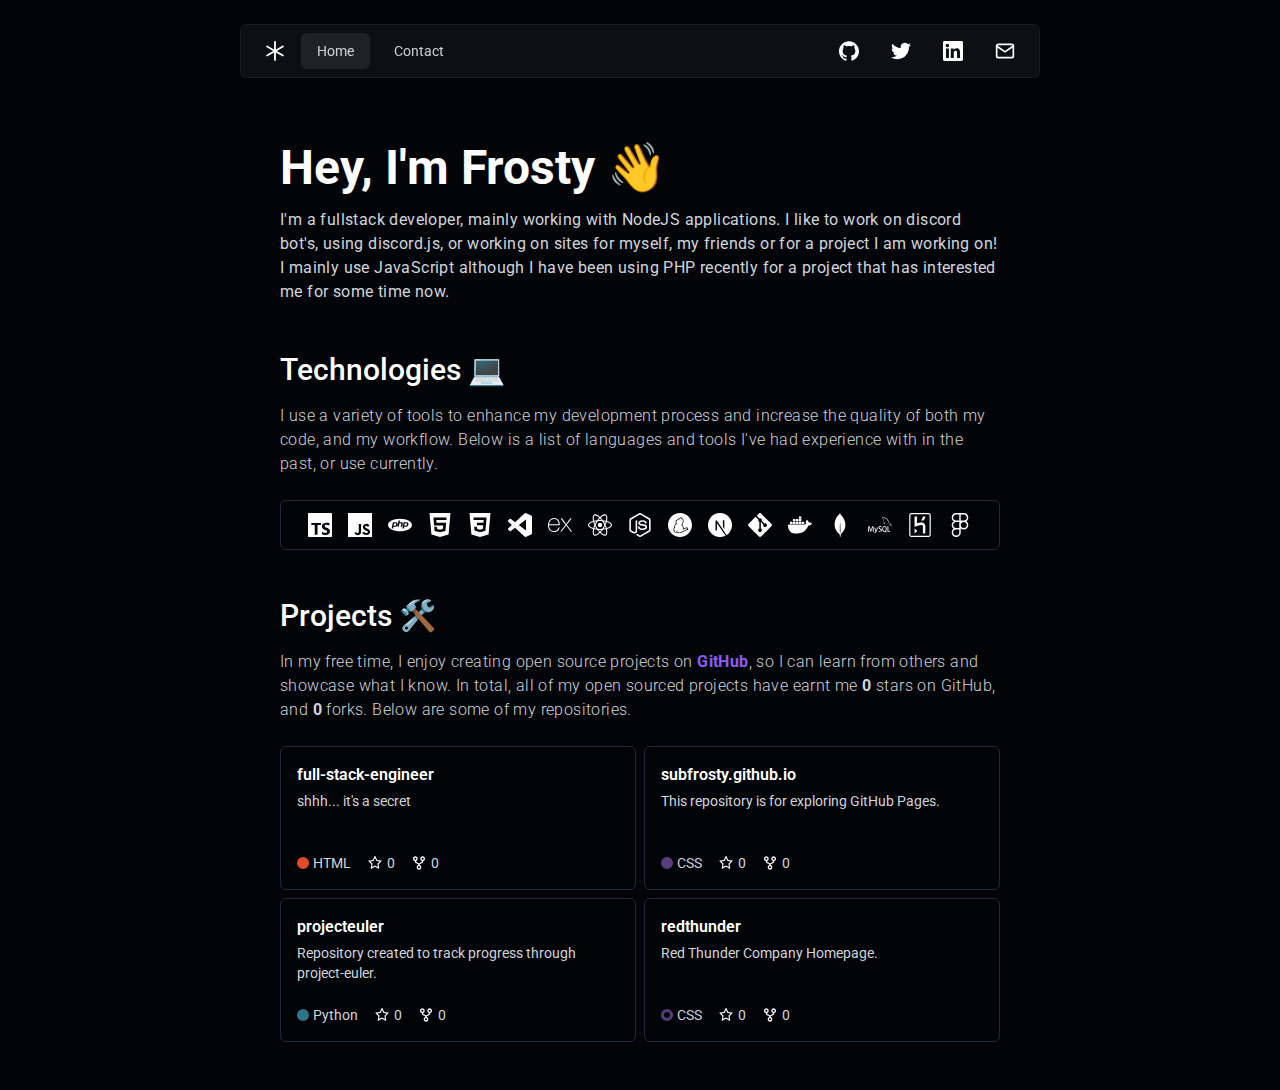
<file: index.html>
<!DOCTYPE html>
<html lang="en">
<head>
    <meta charset="UTF-8">
    <meta http-equiv="X-UA-Compatible" content="IE=edge">
    <meta name="viewport" content="width=device-width, initial-scale=1.0">
    <link rel="stylesheet" href="style.css">
    <title>Subfrosty</title>
</head>
<body>
    <div class="main-container">
        <div class="nav-container">
            <div class="nav-options">
                <div class="snowflake-container not-active-hover">
                    <svg class="snowflake" xmlns="http://www.w3.org/2000/svg" fill="white" height="1.25rem" width="1.25rem" viewBox="0 0 330 330">
                        <g>
                            <path d="M302.403,227.01L194.999,165l107.404-62.01c7.174-4.142,9.632-13.316,5.49-20.49  c-4.142-7.174-13.316-9.633-20.49-5.49l-107.408,62.012V15c0-8.284-6.716-15-15-15s-15,6.716-15,15v124.017L42.597,77.01  c-7.175-4.144-16.349-1.685-20.49,5.49c-4.142,7.174-1.684,16.348,5.49,20.49L135.001,165L27.597,227.01  c-7.174,4.142-9.632,13.316-5.49,20.49c2.778,4.813,7.82,7.502,13.004,7.502c2.545,0,5.124-0.648,7.486-2.012l107.398-62.007V315  c0,8.284,6.716,15,15,15s15-6.716,15-15V190.978l107.408,62.012c2.362,1.364,4.941,2.012,7.486,2.012  c5.184,0,10.227-2.69,13.004-7.502C312.036,240.326,309.578,231.152,302.403,227.01z"></path>
                        </g>
                    </svg>
                </div>
                <a href="#" class="nav-active s-option ">Home</a>
                <a href="contact.html" class="s-option not-active-hover">Contact</a>
            </div>
            <div class="nav-socials">
                <div class="s-icon-container not-active-hover" style="display: inline;">
                    <a target="_blank" rel="noreferrer" href="https://github.com/subfrosty">
                        <svg class="social-icon" stroke="white" fill="white" stroke-width="0" role="img" viewBox="0 0 24 24"  height="1em" width="1em" xmlns="http://www.w3.org/2000/svg">
                            <title></title>
                            <path d="M12 .297c-6.63 0-12 5.373-12 12 0 5.303 3.438 9.8 8.205 11.385.6.113.82-.258.82-.577 0-.285-.01-1.04-.015-2.04-3.338.724-4.042-1.61-4.042-1.61C4.422 18.07 3.633 17.7 3.633 17.7c-1.087-.744.084-.729.084-.729 1.205.084 1.838 1.236 1.838 1.236 1.07 1.835 2.809 1.305 3.495.998.108-.776.417-1.305.76-1.605-2.665-.3-5.466-1.332-5.466-5.93 0-1.31.465-2.38 1.235-3.22-.135-.303-.54-1.523.105-3.176 0 0 1.005-.322 3.3 1.23.96-.267 1.98-.399 3-.405 1.02.006 2.04.138 3 .405 2.28-1.552 3.285-1.23 3.285-1.23.645 1.653.24 2.873.12 3.176.765.84 1.23 1.91 1.23 3.22 0 4.61-2.805 5.625-5.475 5.92.42.36.81 1.096.81 2.22 0 1.606-.015 2.896-.015 3.286 0 .315.21.69.825.57C20.565 22.092 24 17.592 24 12.297c0-6.627-5.373-12-12-12"></path>
                        </svg>
                    </a>
                </div>

                <div class="s-icon-container not-active-hover" style="display: inline;">
                    <a target="_blank" rel="noreferrer" href="https://github.com/subfrosty">
                        <svg class="social-icon" stroke="white" fill="white" stroke-width="0" role="img" viewBox="0 0 24 24"  height="1em" width="1em" xmlns="http://www.w3.org/2000/svg">
                            <title></title>
                            <path d="M23.953 4.57a10 10 0 01-2.825.775 4.958 4.958 0 002.163-2.723c-.951.555-2.005.959-3.127 1.184a4.92 4.92 0 00-8.384 4.482C7.69 8.095 4.067 6.13 1.64 3.162a4.822 4.822 0 00-.666 2.475c0 1.71.87 3.213 2.188 4.096a4.904 4.904 0 01-2.228-.616v.06a4.923 4.923 0 003.946 4.827 4.996 4.996 0 01-2.212.085 4.936 4.936 0 004.604 3.417 9.867 9.867 0 01-6.102 2.105c-.39 0-.779-.023-1.17-.067a13.995 13.995 0 007.557 2.209c9.053 0 13.998-7.496 13.998-13.985 0-.21 0-.42-.015-.63A9.935 9.935 0 0024 4.59z"></path>
                        </svg>
                    </a>
                </div>

                <div class="s-icon-container not-active-hover" style="display: inline;">
                    <a target="_blank" rel="noreferrer" href="https://github.com/subfrosty">
                        <svg class="social-icon" stroke="white" fill="white" stroke-width="0" role="img" viewBox="0 0 24 24"  height="1em" width="1em" xmlns="http://www.w3.org/2000/svg">
                            <title></title>
                            <path d="M20.447 20.452h-3.554v-5.569c0-1.328-.027-3.037-1.852-3.037-1.853 0-2.136 1.445-2.136 2.939v5.667H9.351V9h3.414v1.561h.046c.477-.9 1.637-1.85 3.37-1.85 3.601 0 4.267 2.37 4.267 5.455v6.286zM5.337 7.433c-1.144 0-2.063-.926-2.063-2.065 0-1.138.92-2.063 2.063-2.063 1.14 0 2.064.925 2.064 2.063 0 1.139-.925 2.065-2.064 2.065zm1.782 13.019H3.555V9h3.564v11.452zM22.225 0H1.771C.792 0 0 .774 0 1.729v20.542C0 23.227.792 24 1.771 24h20.451C23.2 24 24 23.227 24 22.271V1.729C24 .774 23.2 0 22.222 0h.003z"></path>
                        </svg>
                    </a>
                </div>

                <div class="s-icon-container not-active-hover" style="display: inline;">
                    <a target="_blank" rel="noreferrer" href="https://github.com/subfrosty">
                        <svg class="social-icon" stroke="white" fill="none" stroke-width="2" viewBox="0 0 24 24" stroke-linecap="round" stroke-linejoin="round"  height="1em" width="1em" xmlns="http://www.w3.org/2000/svg">
                            <path d="M4 4h16c1.1 0 2 .9 2 2v12c0 1.1-.9 2-2 2H4c-1.1 0-2-.9-2-2V6c0-1.1.9-2 2-2z"></path>
                            <polyline points="22,6 12,13 2,6"></polyline>
                        </svg>
                    </a>
                </div>
            </div>
        </div>

        <div class="body-container">
            <div class="innerbody-container">
                <h1 class="header-title">Hey, I'm Frosty 👋</h1>
                <p class="intro-para">I'm a fullstack developer, mainly working with NodeJS applications. I like to work on discord bot's, using discord.js, or working on sites for myself, my friends or for a project I am working on! I mainly use JavaScript although I have been using PHP recently for a project that has interested me for some time now.</p>

                <h2 class="subsection-headings">Technologies 💻</h2>
                <p class="subsection-text">I use a variety of tools to enhance my development process and increase the quality of both my code, and my workflow. Below is a list of languages and tools I've had experience with in the past, or use currently.</p>

                <div class="skill-grid">
                    <li class="skill-container"><div class="" style="display: inline;"  data-original-title="TypeScript"><span><svg stroke="white" fill="white" stroke-width="0" role="img" viewBox="0 0 24 24" class="skill-icon" height="1em" width="1em" xmlns="http://www.w3.org/2000/svg"><title></title><path d="M1.125 0C.502 0 0 .502 0 1.125v21.75C0 23.498.502 24 1.125 24h21.75c.623 0 1.125-.502 1.125-1.125V1.125C24 .502 23.498 0 22.875 0zm17.363 9.75c.612 0 1.154.037 1.627.111a6.38 6.38 0 0 1 1.306.34v2.458a3.95 3.95 0 0 0-.643-.361 5.093 5.093 0 0 0-.717-.26 5.453 5.453 0 0 0-1.426-.2c-.3 0-.573.028-.819.086a2.1 2.1 0 0 0-.623.242c-.17.104-.3.229-.393.374a.888.888 0 0 0-.14.49c0 .196.053.373.156.529.104.156.252.304.443.444s.423.276.696.41c.273.135.582.274.926.416.47.197.892.407 1.266.628.374.222.695.473.963.753.268.279.472.598.614.957.142.359.214.776.214 1.253 0 .657-.125 1.21-.373 1.656a3.033 3.033 0 0 1-1.012 1.085 4.38 4.38 0 0 1-1.487.596c-.566.12-1.163.18-1.79.18a9.916 9.916 0 0 1-1.84-.164 5.544 5.544 0 0 1-1.512-.493v-2.63a5.033 5.033 0 0 0 3.237 1.2c.333 0 .624-.03.872-.09.249-.06.456-.144.623-.25.166-.108.29-.234.373-.38a1.023 1.023 0 0 0-.074-1.089 2.12 2.12 0 0 0-.537-.5 5.597 5.597 0 0 0-.807-.444 27.72 27.72 0 0 0-1.007-.436c-.918-.383-1.602-.852-2.053-1.405-.45-.553-.676-1.222-.676-2.005 0-.614.123-1.141.369-1.582.246-.441.58-.804 1.004-1.089a4.494 4.494 0 0 1 1.47-.629 7.536 7.536 0 0 1 1.77-.201zm-15.113.188h9.563v2.166H9.506v9.646H6.789v-9.646H3.375z"></path></svg></span></div></li>
                    <li class="skill-container"><div class="" style="display: inline;"  data-original-title="JavaScript"><span><svg stroke="white" fill="white" stroke-width="0" role="img" viewBox="0 0 24 24" class="skill-icon" height="1em" width="1em" xmlns="http://www.w3.org/2000/svg"><title></title><path d="M0 0h24v24H0V0zm22.034 18.276c-.175-1.095-.888-2.015-3.003-2.873-.736-.345-1.554-.585-1.797-1.14-.091-.33-.105-.51-.046-.705.15-.646.915-.84 1.515-.66.39.12.75.42.976.9 1.034-.676 1.034-.676 1.755-1.125-.27-.42-.404-.601-.586-.78-.63-.705-1.469-1.065-2.834-1.034l-.705.089c-.676.165-1.32.525-1.71 1.005-1.14 1.291-.811 3.541.569 4.471 1.365 1.02 3.361 1.244 3.616 2.205.24 1.17-.87 1.545-1.966 1.41-.811-.18-1.26-.586-1.755-1.336l-1.83 1.051c.21.48.45.689.81 1.109 1.74 1.756 6.09 1.666 6.871-1.004.029-.09.24-.705.074-1.65l.046.067zm-8.983-7.245h-2.248c0 1.938-.009 3.864-.009 5.805 0 1.232.063 2.363-.138 2.711-.33.689-1.18.601-1.566.48-.396-.196-.597-.466-.83-.855-.063-.105-.11-.196-.127-.196l-1.825 1.125c.305.63.75 1.172 1.324 1.517.855.51 2.004.675 3.207.405.783-.226 1.458-.691 1.811-1.411.51-.93.402-2.07.397-3.346.012-2.054 0-4.109 0-6.179l.004-.056z"></path></svg></span></div></li>
                    <li class="skill-container"><div class="" style="display: inline;"  data-original-title="PHP"><span><svg stroke="white" fill="white" stroke-width="0" role="img" viewBox="0 0 24 24" class="skill-icon" height="1em" width="1em" xmlns="http://www.w3.org/2000/svg"><title></title><path d="M7.01 10.207h-.944l-.515 2.648h.838c.556 0 .97-.105 1.242-.314.272-.21.455-.559.55-1.049.092-.47.05-.802-.124-.995-.175-.193-.523-.29-1.047-.29zM12 5.688C5.373 5.688 0 8.514 0 12s5.373 6.313 12 6.313S24 15.486 24 12c0-3.486-5.373-6.312-12-6.312zm-3.26 7.451c-.261.25-.575.438-.917.551-.336.108-.765.164-1.285.164H5.357l-.327 1.681H3.652l1.23-6.326h2.65c.797 0 1.378.209 1.744.628.366.418.476 1.002.33 1.752a2.836 2.836 0 0 1-.305.847c-.143.255-.33.49-.561.703zm4.024.715l.543-2.799c.063-.318.039-.536-.068-.651-.107-.116-.336-.174-.687-.174H11.46l-.704 3.625H9.388l1.23-6.327h1.367l-.327 1.682h1.218c.767 0 1.295.134 1.586.401s.378.7.263 1.299l-.572 2.944h-1.389zm7.597-2.265a2.782 2.782 0 0 1-.305.847c-.143.255-.33.49-.561.703a2.44 2.44 0 0 1-.917.551c-.336.108-.765.164-1.286.164h-1.18l-.327 1.682h-1.378l1.23-6.326h2.649c.797 0 1.378.209 1.744.628.366.417.477 1.001.331 1.751zM17.766 10.207h-.943l-.516 2.648h.838c.557 0 .971-.105 1.242-.314.272-.21.455-.559.551-1.049.092-.47.049-.802-.125-.995s-.524-.29-1.047-.29z"></path></svg></span></div></li>
                    <li class="skill-container"><div class="" style="display: inline;"  data-original-title="HTML5"><span><svg stroke="white" fill="white" stroke-width="0" role="img" viewBox="0 0 24 24" class="skill-icon" height="1em" width="1em" xmlns="http://www.w3.org/2000/svg"><title></title><path d="M1.5 0h21l-1.91 21.563L11.977 24l-8.564-2.438L1.5 0zm7.031 9.75l-.232-2.718 10.059.003.23-2.622L5.412 4.41l.698 8.01h9.126l-.326 3.426-2.91.804-2.955-.81-.188-2.11H6.248l.33 4.171L12 19.351l5.379-1.443.744-8.157H8.531z"></path></svg></span></div></li>
                    <li class="skill-container"><div class="" style="display: inline;"  data-original-title="CSS3"><span><svg stroke="white" fill="white" stroke-width="0" role="img" viewBox="0 0 24 24" class="skill-icon" height="1em" width="1em" xmlns="http://www.w3.org/2000/svg"><title></title><path d="M1.5 0h21l-1.91 21.563L11.977 24l-8.565-2.438L1.5 0zm17.09 4.413L5.41 4.41l.213 2.622 10.125.002-.255 2.716h-6.64l.24 2.573h6.182l-.366 3.523-2.91.804-2.956-.81-.188-2.11h-2.61l.29 3.855L12 19.288l5.373-1.53L18.59 4.414z"></path></svg></span></div></li>
                    <li class="skill-container"><div class="" style="display: inline;"  data-original-title="VSCode"><span><svg stroke="white" fill="white" stroke-width="0" role="img" viewBox="0 0 24 24" class="skill-icon" height="1em" width="1em" xmlns="http://www.w3.org/2000/svg"><title></title><path d="M23.15 2.587L18.21.21a1.494 1.494 0 0 0-1.705.29l-9.46 8.63-4.12-3.128a.999.999 0 0 0-1.276.057L.327 7.261A1 1 0 0 0 .326 8.74L3.899 12 .326 15.26a1 1 0 0 0 .001 1.479L1.65 17.94a.999.999 0 0 0 1.276.057l4.12-3.128 9.46 8.63a1.492 1.492 0 0 0 1.704.29l4.942-2.377A1.5 1.5 0 0 0 24 20.06V3.939a1.5 1.5 0 0 0-.85-1.352zm-5.146 14.861L10.826 12l7.178-5.448v10.896z"></path></svg></span></div></li>
                    <li class="skill-container"><div class="" style="display: inline;"  data-original-title="Express"><span><svg stroke="white" fill="white" stroke-width="0" role="img" viewBox="0 0 24 24" class="skill-icon" height="1em" width="1em" xmlns="http://www.w3.org/2000/svg"><title></title><path d="M24 18.588a1.529 1.529 0 01-1.895-.72l-3.45-4.771-.5-.667-4.003 5.444a1.466 1.466 0 01-1.802.708l5.158-6.92-4.798-6.251a1.595 1.595 0 011.9.666l3.576 4.83 3.596-4.81a1.435 1.435 0 011.788-.668L21.708 7.9l-2.522 3.283a.666.666 0 000 .994l4.804 6.412zM.002 11.576l.42-2.075c1.154-4.103 5.858-5.81 9.094-3.27 1.895 1.489 2.368 3.597 2.275 5.973H1.116C.943 16.447 4.005 19.009 7.92 17.7a4.078 4.078 0 002.582-2.876c.207-.666.548-.78 1.174-.588a5.417 5.417 0 01-2.589 3.957 6.272 6.272 0 01-7.306-.933 6.575 6.575 0 01-1.64-3.858c0-.235-.08-.455-.134-.666A88.33 88.33 0 010 11.577zm1.127-.286h9.654c-.06-3.076-2.001-5.258-4.59-5.278-2.882-.04-4.944 2.094-5.071 5.264z"></path></svg></span></div></li>
                    <li class="skill-container"><div class="" style="display: inline;"  data-original-title="React.js"><span><svg stroke="white" fill="white" stroke-width="0" role="img" viewBox="0 0 24 24" class="skill-icon" height="1em" width="1em" xmlns="http://www.w3.org/2000/svg"><title></title><path d="M14.23 12.004a2.236 2.236 0 0 1-2.235 2.236 2.236 2.236 0 0 1-2.236-2.236 2.236 2.236 0 0 1 2.235-2.236 2.236 2.236 0 0 1 2.236 2.236zm2.648-10.69c-1.346 0-3.107.96-4.888 2.622-1.78-1.653-3.542-2.602-4.887-2.602-.41 0-.783.093-1.106.278-1.375.793-1.683 3.264-.973 6.365C1.98 8.917 0 10.42 0 12.004c0 1.59 1.99 3.097 5.043 4.03-.704 3.113-.39 5.588.988 6.38.32.187.69.275 1.102.275 1.345 0 3.107-.96 4.888-2.624 1.78 1.654 3.542 2.603 4.887 2.603.41 0 .783-.09 1.106-.275 1.374-.792 1.683-3.263.973-6.365C22.02 15.096 24 13.59 24 12.004c0-1.59-1.99-3.097-5.043-4.032.704-3.11.39-5.587-.988-6.38-.318-.184-.688-.277-1.092-.278zm-.005 1.09v.006c.225 0 .406.044.558.127.666.382.955 1.835.73 3.704-.054.46-.142.945-.25 1.44-.96-.236-2.006-.417-3.107-.534-.66-.905-1.345-1.727-2.035-2.447 1.592-1.48 3.087-2.292 4.105-2.295zm-9.77.02c1.012 0 2.514.808 4.11 2.28-.686.72-1.37 1.537-2.02 2.442-1.107.117-2.154.298-3.113.538-.112-.49-.195-.964-.254-1.42-.23-1.868.054-3.32.714-3.707.19-.09.4-.127.563-.132zm4.882 3.05c.455.468.91.992 1.36 1.564-.44-.02-.89-.034-1.345-.034-.46 0-.915.01-1.36.034.44-.572.895-1.096 1.345-1.565zM12 8.1c.74 0 1.477.034 2.202.093.406.582.802 1.203 1.183 1.86.372.64.71 1.29 1.018 1.946-.308.655-.646 1.31-1.013 1.95-.38.66-.773 1.288-1.18 1.87-.728.063-1.466.098-2.21.098-.74 0-1.477-.035-2.202-.093-.406-.582-.802-1.204-1.183-1.86-.372-.64-.71-1.29-1.018-1.946.303-.657.646-1.313 1.013-1.954.38-.66.773-1.286 1.18-1.868.728-.064 1.466-.098 2.21-.098zm-3.635.254c-.24.377-.48.763-.704 1.16-.225.39-.435.782-.635 1.174-.265-.656-.49-1.31-.676-1.947.64-.15 1.315-.283 2.015-.386zm7.26 0c.695.103 1.365.23 2.006.387-.18.632-.405 1.282-.66 1.933-.2-.39-.41-.783-.64-1.174-.225-.392-.465-.774-.705-1.146zm3.063.675c.484.15.944.317 1.375.498 1.732.74 2.852 1.708 2.852 2.476-.005.768-1.125 1.74-2.857 2.475-.42.18-.88.342-1.355.493-.28-.958-.646-1.956-1.1-2.98.45-1.017.81-2.01 1.085-2.964zm-13.395.004c.278.96.645 1.957 1.1 2.98-.45 1.017-.812 2.01-1.086 2.964-.484-.15-.944-.318-1.37-.5-1.732-.737-2.852-1.706-2.852-2.474 0-.768 1.12-1.742 2.852-2.476.42-.18.88-.342 1.356-.494zm11.678 4.28c.265.657.49 1.312.676 1.948-.64.157-1.316.29-2.016.39.24-.375.48-.762.705-1.158.225-.39.435-.788.636-1.18zm-9.945.02c.2.392.41.783.64 1.175.23.39.465.772.705 1.143-.695-.102-1.365-.23-2.006-.386.18-.63.406-1.282.66-1.933zM17.92 16.32c.112.493.2.968.254 1.423.23 1.868-.054 3.32-.714 3.708-.147.09-.338.128-.563.128-1.012 0-2.514-.807-4.11-2.28.686-.72 1.37-1.536 2.02-2.44 1.107-.118 2.154-.3 3.113-.54zm-11.83.01c.96.234 2.006.415 3.107.532.66.905 1.345 1.727 2.035 2.446-1.595 1.483-3.092 2.295-4.11 2.295-.22-.005-.406-.05-.553-.132-.666-.38-.955-1.834-.73-3.703.054-.46.142-.944.25-1.438zm4.56.64c.44.02.89.034 1.345.034.46 0 .915-.01 1.36-.034-.44.572-.895 1.095-1.345 1.565-.455-.47-.91-.993-1.36-1.565z"></path></svg></span></div></li>
                    <li class="skill-container"><div class="" style="display: inline;"  data-original-title="Node.js"><span><svg stroke="white" fill="white" stroke-width="0" role="img" viewBox="0 0 24 24" class="skill-icon" height="1em" width="1em" xmlns="http://www.w3.org/2000/svg"><title></title><path d="M11.998,24c-0.321,0-0.641-0.084-0.922-0.247l-2.936-1.737c-0.438-0.245-0.224-0.332-0.08-0.383 c0.585-0.203,0.703-0.25,1.328-0.604c0.065-0.037,0.151-0.023,0.218,0.017l2.256,1.339c0.082,0.045,0.197,0.045,0.272,0l8.795-5.076 c0.082-0.047,0.134-0.141,0.134-0.238V6.921c0-0.099-0.053-0.192-0.137-0.242l-8.791-5.072c-0.081-0.047-0.189-0.047-0.271,0 L3.075,6.68C2.99,6.729,2.936,6.825,2.936,6.921v10.15c0,0.097,0.054,0.189,0.139,0.235l2.409,1.392 c1.307,0.654,2.108-0.116,2.108-0.89V7.787c0-0.142,0.114-0.253,0.256-0.253h1.115c0.139,0,0.255,0.112,0.255,0.253v10.021 c0,1.745-0.95,2.745-2.604,2.745c-0.508,0-0.909,0-2.026-0.551L2.28,18.675c-0.57-0.329-0.922-0.945-0.922-1.604V6.921 c0-0.659,0.353-1.275,0.922-1.603l8.795-5.082c0.557-0.315,1.296-0.315,1.848,0l8.794,5.082c0.57,0.329,0.924,0.944,0.924,1.603 v10.15c0,0.659-0.354,1.273-0.924,1.604l-8.794,5.078C12.643,23.916,12.324,24,11.998,24z M19.099,13.993 c0-1.9-1.284-2.406-3.987-2.763c-2.731-0.361-3.009-0.548-3.009-1.187c0-0.528,0.235-1.233,2.258-1.233 c1.807,0,2.473,0.389,2.747,1.607c0.024,0.115,0.129,0.199,0.247,0.199h1.141c0.071,0,0.138-0.031,0.186-0.081 c0.048-0.054,0.074-0.123,0.067-0.196c-0.177-2.098-1.571-3.076-4.388-3.076c-2.508,0-4.004,1.058-4.004,2.833 c0,1.925,1.488,2.457,3.895,2.695c2.88,0.282,3.103,0.703,3.103,1.269c0,0.983-0.789,1.402-2.642,1.402 c-2.327,0-2.839-0.584-3.011-1.742c-0.02-0.124-0.126-0.215-0.253-0.215h-1.137c-0.141,0-0.254,0.112-0.254,0.253 c0,1.482,0.806,3.248,4.655,3.248C17.501,17.007,19.099,15.91,19.099,13.993z"></path></svg></span></div></li>
                    <li class="skill-container"><div class="" style="display: inline;"  data-original-title="Yarn"><span><svg stroke="white" fill="white" stroke-width="0" role="img" viewBox="0 0 24 24" class="skill-icon" height="1em" width="1em" xmlns="http://www.w3.org/2000/svg"><title></title><path d="M12 0C5.375 0 0 5.375 0 12s5.375 12 12 12 12-5.375 12-12S18.625 0 12 0zm.768 4.105c.183 0 .363.053.525.157.125.083.287.185.755 1.154.31-.088.468-.042.551-.019.204.056.366.19.463.375.477.917.542 2.553.334 3.605-.241 1.232-.755 2.029-1.131 2.576.324.329.778.899 1.117 1.825.278.774.31 1.478.273 2.015a5.51 5.51 0 0 0 .602-.329c.593-.366 1.487-.917 2.553-.931.714-.009 1.269.445 1.353 1.103a1.23 1.23 0 0 1-.945 1.362c-.649.158-.95.278-1.821.843-1.232.797-2.539 1.242-3.012 1.39a1.686 1.686 0 0 1-.704.343c-.737.181-3.266.315-3.466.315h-.046c-.783 0-1.214-.241-1.45-.491-.658.329-1.51.19-2.122-.134a1.078 1.078 0 0 1-.58-1.153 1.243 1.243 0 0 1-.153-.195c-.162-.25-.528-.936-.454-1.946.056-.723.556-1.367.88-1.71a5.522 5.522 0 0 1 .408-2.256c.306-.727.885-1.348 1.32-1.737-.32-.537-.644-1.367-.329-2.21.227-.602.412-.936.82-1.08h-.005c.199-.074.389-.153.486-.259a3.418 3.418 0 0 1 2.298-1.103c.037-.093.079-.185.125-.283.31-.658.639-1.029 1.024-1.168a.94.94 0 0 1 .328-.06zm.006.7c-.507.016-1.001 1.519-1.001 1.519s-1.27-.204-2.266.871c-.199.218-.468.334-.746.44-.079.028-.176.023-.417.672-.371.991.625 2.094.625 2.094s-1.186.839-1.626 1.881c-.486 1.144-.338 2.261-.338 2.261s-.843.732-.899 1.487c-.051.663.139 1.2.343 1.515.227.343.51.176.51.176s-.561.653-.037.931c.477.25 1.283.394 1.71-.037.31-.31.371-1.001.486-1.283.028-.065.12.111.209.199.097.093.264.195.264.195s-.755.324-.445 1.066c.102.246.468.403 1.066.398.222-.005 2.664-.139 3.313-.296.375-.088.505-.283.505-.283s1.566-.431 2.998-1.357c.917-.598 1.293-.76 2.034-.936.612-.148.57-1.098-.241-1.084-.839.009-1.575.44-2.196.825-1.163.718-1.742.672-1.742.672l-.018-.032c-.079-.13.371-1.293-.134-2.678-.547-1.515-1.413-1.881-1.344-1.997.297-.5 1.038-1.297 1.334-2.78.176-.899.13-2.377-.269-3.151-.074-.144-.732.241-.732.241s-.616-1.371-.788-1.483a.271.271 0 0 0-.157-.046z"></path></svg></span></div></li>
                    <li class="skill-container"><div class="" style="display: inline;"  data-original-title="Next.js"><span><svg stroke="white" fill="white" stroke-width="0" role="img" viewBox="0 0 24 24" class="skill-icon" height="1em" width="1em" xmlns="http://www.w3.org/2000/svg"><title></title><path d="M11.5725 0c-.1763 0-.3098.0013-.3584.0067-.0516.0053-.2159.021-.3636.0328-3.4088.3073-6.6017 2.1463-8.624 4.9728C1.1004 6.584.3802 8.3666.1082 10.255c-.0962.659-.108.8537-.108 1.7474s.012 1.0884.108 1.7476c.652 4.506 3.8591 8.2919 8.2087 9.6945.7789.2511 1.6.4223 2.5337.5255.3636.04 1.9354.04 2.299 0 1.6117-.1783 2.9772-.577 4.3237-1.2643.2065-.1056.2464-.1337.2183-.1573-.0188-.0139-.8987-1.1938-1.9543-2.62l-1.919-2.592-2.4047-3.5583c-1.3231-1.9564-2.4117-3.556-2.4211-3.556-.0094-.0026-.0187 1.5787-.0235 3.509-.0067 3.3802-.0093 3.5162-.0516 3.596-.061.115-.108.1618-.2064.2134-.075.0374-.1408.0445-.495.0445h-.406l-.1078-.068a.4383.4383 0 01-.1572-.1712l-.0493-.1056.0053-4.703.0067-4.7054.0726-.0915c.0376-.0493.1174-.1125.1736-.143.0962-.047.1338-.0517.5396-.0517.4787 0 .5584.0187.6827.1547.0353.0377 1.3373 1.9987 2.895 4.3608a10760.433 10760.433 0 004.7344 7.1706l1.9002 2.8782.096-.0633c.8518-.5536 1.7525-1.3418 2.4657-2.1627 1.5179-1.7429 2.4963-3.868 2.8247-6.134.0961-.6591.1078-.854.1078-1.7475 0-.8937-.012-1.0884-.1078-1.7476-.6522-4.506-3.8592-8.2919-8.2087-9.6945-.7672-.2487-1.5836-.42-2.4985-.5232-.169-.0176-1.0835-.0366-1.6123-.037zm4.0685 7.217c.3473 0 .4082.0053.4857.047.1127.0562.204.1642.237.2767.0186.061.0234 1.3653.0186 4.3044l-.0067 4.2175-.7436-1.14-.7461-1.14v-3.066c0-1.982.0093-3.0963.0234-3.1502.0375-.1313.1196-.2346.2323-.2955.0961-.0494.1313-.054.4997-.054z"></path></svg></span></div></li>
                    <li class="skill-container"><div class="" style="display: inline;"  data-original-title="Git"><span><svg stroke="white" fill="white" stroke-width="0" role="img" viewBox="0 0 24 24" class="skill-icon" height="1em" width="1em" xmlns="http://www.w3.org/2000/svg"><title></title><path d="M23.546 10.93L13.067.452c-.604-.603-1.582-.603-2.188 0L8.708 2.627l2.76 2.76c.645-.215 1.379-.07 1.889.441.516.515.658 1.258.438 1.9l2.658 2.66c.645-.223 1.387-.078 1.9.435.721.72.721 1.884 0 2.604-.719.719-1.881.719-2.6 0-.539-.541-.674-1.337-.404-1.996L12.86 8.955v6.525c.176.086.342.203.488.348.713.721.713 1.883 0 2.6-.719.721-1.889.721-2.609 0-.719-.719-.719-1.879 0-2.598.182-.18.387-.316.605-.406V8.835c-.217-.091-.424-.222-.6-.401-.545-.545-.676-1.342-.396-2.009L7.636 3.7.45 10.881c-.6.605-.6 1.584 0 2.189l10.48 10.477c.604.604 1.582.604 2.186 0l10.43-10.43c.605-.603.605-1.582 0-2.187"></path></svg></span></div></li>
                    <li class="skill-container"><div class="" style="display: inline;"  data-original-title="Docker"><span><svg stroke="white" fill="white" stroke-width="0" role="img" viewBox="0 0 24 24" class="skill-icon" height="1em" width="1em" xmlns="http://www.w3.org/2000/svg"><title></title><path d="M13.983 11.078h2.119a.186.186 0 00.186-.185V9.006a.186.186 0 00-.186-.186h-2.119a.185.185 0 00-.185.185v1.888c0 .102.083.185.185.185m-2.954-5.43h2.118a.186.186 0 00.186-.186V3.574a.186.186 0 00-.186-.185h-2.118a.185.185 0 00-.185.185v1.888c0 .102.082.185.185.185m0 2.716h2.118a.187.187 0 00.186-.186V6.29a.186.186 0 00-.186-.185h-2.118a.185.185 0 00-.185.185v1.887c0 .102.082.185.185.186m-2.93 0h2.12a.186.186 0 00.184-.186V6.29a.185.185 0 00-.185-.185H8.1a.185.185 0 00-.185.185v1.887c0 .102.083.185.185.186m-2.964 0h2.119a.186.186 0 00.185-.186V6.29a.185.185 0 00-.185-.185H5.136a.186.186 0 00-.186.185v1.887c0 .102.084.185.186.186m5.893 2.715h2.118a.186.186 0 00.186-.185V9.006a.186.186 0 00-.186-.186h-2.118a.185.185 0 00-.185.185v1.888c0 .102.082.185.185.185m-2.93 0h2.12a.185.185 0 00.184-.185V9.006a.185.185 0 00-.184-.186h-2.12a.185.185 0 00-.184.185v1.888c0 .102.083.185.185.185m-2.964 0h2.119a.185.185 0 00.185-.185V9.006a.185.185 0 00-.184-.186h-2.12a.186.186 0 00-.186.186v1.887c0 .102.084.185.186.185m-2.92 0h2.12a.185.185 0 00.184-.185V9.006a.185.185 0 00-.184-.186h-2.12a.185.185 0 00-.184.185v1.888c0 .102.082.185.185.185M23.763 9.89c-.065-.051-.672-.51-1.954-.51-.338.001-.676.03-1.01.087-.248-1.7-1.653-2.53-1.716-2.566l-.344-.199-.226.327c-.284.438-.49.922-.612 1.43-.23.97-.09 1.882.403 2.661-.595.332-1.55.413-1.744.42H.751a.751.751 0 00-.75.748 11.376 11.376 0 00.692 4.062c.545 1.428 1.355 2.48 2.41 3.124 1.18.723 3.1 1.137 5.275 1.137.983.003 1.963-.086 2.93-.266a12.248 12.248 0 003.823-1.389c.98-.567 1.86-1.288 2.61-2.136 1.252-1.418 1.998-2.997 2.553-4.4h.221c1.372 0 2.215-.549 2.68-1.009.309-.293.55-.65.707-1.046l.098-.288Z"></path></svg></span></div></li>
                    <li class="skill-container"><div class="" style="display: inline;"  data-original-title="MongoDB"><span><svg stroke="white" fill="white" stroke-width="0" role="img" viewBox="0 0 24 24" class="skill-icon" height="1em" width="1em" xmlns="http://www.w3.org/2000/svg"><title></title><path d="M17.193 9.555c-1.264-5.58-4.252-7.414-4.573-8.115-.28-.394-.53-.954-.735-1.44-.036.495-.055.685-.523 1.184-.723.566-4.438 3.682-4.74 10.02-.282 5.912 4.27 9.435 4.888 9.884l.07.05A73.49 73.49 0 0111.91 24h.481c.114-1.032.284-2.056.51-3.07.417-.296.604-.463.85-.693a11.342 11.342 0 003.639-8.464c.01-.814-.103-1.662-.197-2.218zm-5.336 8.195s0-8.291.275-8.29c.213 0 .49 10.695.49 10.695-.381-.045-.765-1.76-.765-2.405z"></path></svg></span></div></li>
                    <li class="skill-container"><div class="" style="display: inline;"  data-original-title="MySQL"><span><svg stroke="white" fill="white" stroke-width="0" role="img" viewBox="0 0 24 24" class="skill-icon" height="1em" width="1em" xmlns="http://www.w3.org/2000/svg"><title></title><path d="M16.405 5.501c-.115 0-.193.014-.274.033v.013h.014c.054.104.146.18.214.273.054.107.1.214.154.32l.014-.015c.094-.066.14-.172.14-.333-.04-.047-.046-.094-.08-.14-.04-.067-.126-.1-.18-.153zM5.77 18.695h-.927a50.854 50.854 0 00-.27-4.41h-.008l-1.41 4.41H2.45l-1.4-4.41h-.01a72.892 72.892 0 00-.195 4.41H0c.055-1.966.192-3.81.41-5.53h1.15l1.335 4.064h.008l1.347-4.064h1.095c.242 2.015.384 3.86.428 5.53zm4.017-4.08c-.378 2.045-.876 3.533-1.492 4.46-.482.716-1.01 1.073-1.583 1.073-.153 0-.34-.046-.566-.138v-.494c.11.017.24.026.386.026.268 0 .483-.075.647-.222.197-.18.295-.382.295-.605 0-.155-.077-.47-.23-.944L6.23 14.615h.91l.727 2.36c.164.536.233.91.205 1.123.4-1.064.678-2.227.835-3.483zm12.325 4.08h-2.63v-5.53h.885v4.85h1.745zm-3.32.135l-1.016-.5c.09-.076.177-.158.255-.25.433-.506.648-1.258.648-2.253 0-1.83-.718-2.746-2.155-2.746-.704 0-1.254.232-1.65.697-.43.508-.646 1.256-.646 2.245 0 .972.19 1.686.574 2.14.35.41.877.615 1.583.615.264 0 .506-.033.725-.098l1.325.772.36-.622zM15.5 17.588c-.225-.36-.337-.94-.337-1.736 0-1.393.424-2.09 1.27-2.09.443 0 .77.167.977.5.224.362.336.936.336 1.723 0 1.404-.424 2.108-1.27 2.108-.445 0-.77-.167-.978-.5zm-1.658-.425c0 .47-.172.856-.516 1.156-.344.3-.803.45-1.384.45-.543 0-1.064-.172-1.573-.515l.237-.476c.438.22.833.328 1.19.328.332 0 .593-.073.783-.22a.754.754 0 00.3-.615c0-.33-.23-.61-.648-.845-.388-.213-1.163-.657-1.163-.657-.422-.307-.632-.636-.632-1.177 0-.45.157-.81.47-1.085.315-.278.72-.415 1.22-.415.512 0 .98.136 1.4.41l-.213.476a2.726 2.726 0 00-1.064-.23c-.283 0-.502.068-.654.206a.685.685 0 00-.248.524c0 .328.234.61.666.85.393.215 1.187.67 1.187.67.433.305.648.63.648 1.168zm9.382-5.852c-.535-.014-.95.04-1.297.188-.1.04-.26.04-.274.167.055.053.063.14.11.214.08.134.218.313.346.407.14.11.28.216.427.31.26.16.555.255.81.416.145.094.293.213.44.313.073.05.12.14.214.172v-.02c-.046-.06-.06-.147-.105-.214-.067-.067-.134-.127-.2-.193a3.223 3.223 0 00-.695-.675c-.214-.146-.682-.35-.77-.595l-.013-.014c.146-.013.32-.066.46-.106.227-.06.435-.047.67-.106.106-.027.213-.06.32-.094v-.06c-.12-.12-.21-.283-.334-.395a8.867 8.867 0 00-1.104-.823c-.21-.134-.476-.22-.697-.334-.08-.04-.214-.06-.26-.127-.12-.146-.19-.34-.275-.514a17.69 17.69 0 01-.547-1.163c-.12-.262-.193-.523-.34-.763-.69-1.137-1.437-1.826-2.586-2.5-.247-.14-.543-.2-.856-.274-.167-.008-.334-.02-.5-.027-.11-.047-.216-.174-.31-.235-.38-.24-1.364-.76-1.644-.072-.18.434.267.862.422 1.082.115.153.26.328.34.5.047.116.06.235.107.356.106.294.207.622.347.897.073.14.153.287.247.413.054.073.146.107.167.227-.094.136-.1.334-.154.5-.24.757-.146 1.693.194 2.25.107.166.362.534.703.393.3-.12.234-.5.32-.835.02-.08.007-.133.048-.187v.015c.094.188.188.367.274.555.206.328.566.668.867.895.16.12.287.328.487.402v-.02h-.015c-.043-.058-.1-.086-.154-.133a3.445 3.445 0 01-.35-.4 8.76 8.76 0 01-.747-1.218c-.11-.21-.202-.436-.29-.643-.04-.08-.04-.2-.107-.24-.1.146-.247.273-.32.453-.127.288-.14.642-.188 1.01-.027.007-.014 0-.027.014-.214-.052-.287-.274-.367-.46-.2-.475-.233-1.238-.06-1.785.047-.14.247-.582.167-.716-.042-.127-.174-.2-.247-.303a2.478 2.478 0 01-.24-.427c-.16-.374-.24-.788-.414-1.162-.08-.173-.22-.354-.334-.513-.127-.18-.267-.307-.368-.52-.033-.073-.08-.194-.027-.274.014-.054.042-.075.094-.09.088-.072.335.022.422.062.247.1.455.194.662.334.094.066.195.193.315.226h.14c.214.047.455.014.655.073.355.114.675.28.962.46a5.953 5.953 0 012.085 2.286c.08.154.115.295.188.455.14.33.313.663.455.982.14.315.275.636.476.897.1.14.502.213.682.286.133.06.34.115.46.188.23.14.454.3.67.454.11.076.443.243.463.378z"></path></svg></span></div></li>
                    <li class="skill-container"><div class="" style="display: inline;"  data-original-title="Heroku"><span><svg stroke="white" fill="white" stroke-width="0" role="img" viewBox="0 0 24 24" class="skill-icon" height="1em" width="1em" xmlns="http://www.w3.org/2000/svg"><title></title><path d="M20.61 0H3.39C2.189 0 1.23.96 1.23 2.16v19.681c0 1.198.959 2.159 2.16 2.159h17.22c1.2 0 2.159-.961 2.159-2.159V2.16C22.77.96 21.811 0 20.61 0zm.96 21.841c0 .539-.421.96-.96.96H3.39c-.54 0-.96-.421-.96-.96V2.16c0-.54.42-.961.96-.961h17.22c.539 0 .96.421.96.961v19.681zM6.63 20.399L9.33 18l-2.7-2.4v4.799zm9.72-9.719c-.479-.48-1.379-1.08-2.879-1.08-1.621 0-3.301.421-4.5.84V3.6h-2.4v10.38l1.68-.78s2.76-1.26 5.16-1.26c1.2 0 1.5.66 1.5 1.26v7.2h2.4v-7.2c.059-.179.059-1.501-.961-2.52zM13.17 7.5h2.4c1.08-1.26 1.62-2.521 1.8-3.9h-2.399c-.241 1.379-.841 2.64-1.801 3.9z"></path></svg></span></div></li>
                    <li class="skill-container"><div class="" style="display: inline;"  data-original-title="Figma"><span><svg stroke="white" fill="white" stroke-width="0" role="img" viewBox="0 0 24 24" class="skill-icon" height="1em" width="1em" xmlns="http://www.w3.org/2000/svg"><title></title><path d="M15.852 8.981h-4.588V0h4.588c2.476 0 4.49 2.014 4.49 4.49s-2.014 4.491-4.49 4.491zM12.735 7.51h3.117c1.665 0 3.019-1.355 3.019-3.019s-1.355-3.019-3.019-3.019h-3.117V7.51zm0 1.471H8.148c-2.476 0-4.49-2.014-4.49-4.49S5.672 0 8.148 0h4.588v8.981zm-4.587-7.51c-1.665 0-3.019 1.355-3.019 3.019s1.354 3.02 3.019 3.02h3.117V1.471H8.148zm4.587 15.019H8.148c-2.476 0-4.49-2.014-4.49-4.49s2.014-4.49 4.49-4.49h4.588v8.98zM8.148 8.981c-1.665 0-3.019 1.355-3.019 3.019s1.355 3.019 3.019 3.019h3.117V8.981H8.148zM8.172 24c-2.489 0-4.515-2.014-4.515-4.49s2.014-4.49 4.49-4.49h4.588v4.441c0 2.503-2.047 4.539-4.563 4.539zm-.024-7.51a3.023 3.023 0 0 0-3.019 3.019c0 1.665 1.365 3.019 3.044 3.019 1.705 0 3.093-1.376 3.093-3.068v-2.97H8.148zm7.704 0h-.098c-2.476 0-4.49-2.014-4.49-4.49s2.014-4.49 4.49-4.49h.098c2.476 0 4.49 2.014 4.49 4.49s-2.014 4.49-4.49 4.49zm-.097-7.509c-1.665 0-3.019 1.355-3.019 3.019s1.355 3.019 3.019 3.019h.098c1.665 0 3.019-1.355 3.019-3.019s-1.355-3.019-3.019-3.019h-.098z"></path></svg></span></div></li>
                </div>

                <h2 class="subsection-headings">Projects 🛠️</h2>
                <p class="subsection-text">In my free time, I enjoy creating open source projects on <a class="github-link">GitHub</a>, so I can learn from others and showcase what I know. In total, all of my open sourced projects have earnt me <span class="bold">0</span> stars on GitHub, and <span class="bold">0</span> forks. Below are some of my repositories.</p>

                <div class="project-grid">
                    <a href="https://github.com/subfrosty" rel="noreferrer" target="_blank">
                        <div class="project-card">
                            <h1 class="project-title">full-stack-engineer</h1>
                            <p class="project-desc">shhh... it's a secret</p>
                            <div class="project-stats">
                                <p class="project-language">
                                    <span class="language-colour" style="background-color: rgb(227, 76, 38); border: 3px solid rgb(227, 76, 38);"></span>
                                    HTML
                                </p>
                                <p class="project-stars">
                                    <svg class="star-icon" stroke="white" fill="white" stroke-width="0" viewBox="0 0 1024 1024"  height="1em" width="1em" xmlns="http://www.w3.org/2000/svg"><path d="M908.1 353.1l-253.9-36.9L540.7 86.1c-3.1-6.3-8.2-11.4-14.5-14.5-15.8-7.8-35-1.3-42.9 14.5L369.8 316.2l-253.9 36.9c-7 1-13.4 4.3-18.3 9.3a32.05 32.05 0 0 0 .6 45.3l183.7 179.1-43.4 252.9a31.95 31.95 0 0 0 46.4 33.7L512 754l227.1 119.4c6.2 3.3 13.4 4.4 20.3 3.2 17.4-3 29.1-19.5 26.1-36.9l-43.4-252.9 183.7-179.1c5-4.9 8.3-11.3 9.3-18.3 2.7-17.5-9.5-33.7-27-36.3zM664.8 561.6l36.1 210.3L512 672.7 323.1 772l36.1-210.3-152.8-149L417.6 382 512 190.7 606.4 382l211.2 30.7-152.8 148.9z"></path></svg>
                                    0
                                </p>
                                <p class="project-forks">
                                    <svg class="star-icon" stroke="white" fill="white" stroke-width="0" viewBox="0 0 24 24"  height="1em" width="1em" xmlns="http://www.w3.org/2000/svg"><path d="M5.559 8.855c.166 1.183.789 3.207 3.087 4.079C11 13.829 11 14.534 11 15v.163c-1.44.434-2.5 1.757-2.5 3.337 0 1.93 1.57 3.5 3.5 3.5s3.5-1.57 3.5-3.5c0-1.58-1.06-2.903-2.5-3.337V15c0-.466 0-1.171 2.354-2.065 2.298-.872 2.921-2.896 3.087-4.079C19.912 8.441 21 7.102 21 5.5 21 3.57 19.43 2 17.5 2S14 3.57 14 5.5c0 1.552 1.022 2.855 2.424 3.313-.146.735-.565 1.791-1.778 2.252-1.192.452-2.053.953-2.646 1.536-.593-.583-1.453-1.084-2.646-1.536-1.213-.461-1.633-1.517-1.778-2.252C8.978 8.355 10 7.052 10 5.5 10 3.57 8.43 2 6.5 2S3 3.57 3 5.5c0 1.602 1.088 2.941 2.559 3.355zM17.5 4c.827 0 1.5.673 1.5 1.5S18.327 7 17.5 7 16 6.327 16 5.5 16.673 4 17.5 4zm-4 14.5c0 .827-.673 1.5-1.5 1.5s-1.5-.673-1.5-1.5.673-1.5 1.5-1.5 1.5.673 1.5 1.5zM6.5 4C7.327 4 8 4.673 8 5.5S7.327 7 6.5 7 5 6.327 5 5.5 5.673 4 6.5 4z"></path></svg>
                                    0
                                </p>
                            </div>
                        </div>
                    </a>
                    <a href="https://github.com/subfrosty/subfrosty.github.io" rel="noreferrer" target="_blank">
                        <div class="project-card">
                            <h1 class="project-title">subfrosty.github.io</h1>
                            <p class="project-desc">This repository is for exploring GitHub Pages.</p>
                            <div class="project-stats">
                                <p class="project-language">
                                    <span class="language-colour" style="background: rgb(86, 61, 124); border: 3px solid rgb(86, 61, 124);"></span>
                                    CSS
                                </p>
                                <p class="project-stars">
                                    <svg class="star-icon" stroke="white" fill="white" stroke-width="0" viewBox="0 0 1024 1024"  height="1em" width="1em" xmlns="http://www.w3.org/2000/svg"><path d="M908.1 353.1l-253.9-36.9L540.7 86.1c-3.1-6.3-8.2-11.4-14.5-14.5-15.8-7.8-35-1.3-42.9 14.5L369.8 316.2l-253.9 36.9c-7 1-13.4 4.3-18.3 9.3a32.05 32.05 0 0 0 .6 45.3l183.7 179.1-43.4 252.9a31.95 31.95 0 0 0 46.4 33.7L512 754l227.1 119.4c6.2 3.3 13.4 4.4 20.3 3.2 17.4-3 29.1-19.5 26.1-36.9l-43.4-252.9 183.7-179.1c5-4.9 8.3-11.3 9.3-18.3 2.7-17.5-9.5-33.7-27-36.3zM664.8 561.6l36.1 210.3L512 672.7 323.1 772l36.1-210.3-152.8-149L417.6 382 512 190.7 606.4 382l211.2 30.7-152.8 148.9z"></path></svg>
                                    0
                                </p>
                                <p class="project-forks">
                                    <svg class="star-icon" stroke="white" fill="white" stroke-width="0" viewBox="0 0 24 24"  height="1em" width="1em" xmlns="http://www.w3.org/2000/svg"><path d="M5.559 8.855c.166 1.183.789 3.207 3.087 4.079C11 13.829 11 14.534 11 15v.163c-1.44.434-2.5 1.757-2.5 3.337 0 1.93 1.57 3.5 3.5 3.5s3.5-1.57 3.5-3.5c0-1.58-1.06-2.903-2.5-3.337V15c0-.466 0-1.171 2.354-2.065 2.298-.872 2.921-2.896 3.087-4.079C19.912 8.441 21 7.102 21 5.5 21 3.57 19.43 2 17.5 2S14 3.57 14 5.5c0 1.552 1.022 2.855 2.424 3.313-.146.735-.565 1.791-1.778 2.252-1.192.452-2.053.953-2.646 1.536-.593-.583-1.453-1.084-2.646-1.536-1.213-.461-1.633-1.517-1.778-2.252C8.978 8.355 10 7.052 10 5.5 10 3.57 8.43 2 6.5 2S3 3.57 3 5.5c0 1.602 1.088 2.941 2.559 3.355zM17.5 4c.827 0 1.5.673 1.5 1.5S18.327 7 17.5 7 16 6.327 16 5.5 16.673 4 17.5 4zm-4 14.5c0 .827-.673 1.5-1.5 1.5s-1.5-.673-1.5-1.5.673-1.5 1.5-1.5 1.5.673 1.5 1.5zM6.5 4C7.327 4 8 4.673 8 5.5S7.327 7 6.5 7 5 6.327 5 5.5 5.673 4 6.5 4z"></path></svg>
                                    0
                                </p>
                            </div>
                        </div>
                    </a>
                    <a href="https://github.com/subfrosty/projecteuler" rel="noreferrer" target="_blank">
                        <div class="project-card">
                            <h1 class="project-title">projecteuler</h1>
                            <p class="project-desc">Repository created to track progress through project-euler. </p>
                            <div class="project-stats">
                                <p class="project-language">
                                    <span class="language-colour" style="background: rgb(43, 116, 137); border: 3px solid rgb(43, 116, 137);"></span>
                                    Python
                                </p>
                                <p class="project-stars">
                                    <svg class="star-icon" stroke="white" fill="white" stroke-width="0" viewBox="0 0 1024 1024"  height="1em" width="1em" xmlns="http://www.w3.org/2000/svg"><path d="M908.1 353.1l-253.9-36.9L540.7 86.1c-3.1-6.3-8.2-11.4-14.5-14.5-15.8-7.8-35-1.3-42.9 14.5L369.8 316.2l-253.9 36.9c-7 1-13.4 4.3-18.3 9.3a32.05 32.05 0 0 0 .6 45.3l183.7 179.1-43.4 252.9a31.95 31.95 0 0 0 46.4 33.7L512 754l227.1 119.4c6.2 3.3 13.4 4.4 20.3 3.2 17.4-3 29.1-19.5 26.1-36.9l-43.4-252.9 183.7-179.1c5-4.9 8.3-11.3 9.3-18.3 2.7-17.5-9.5-33.7-27-36.3zM664.8 561.6l36.1 210.3L512 672.7 323.1 772l36.1-210.3-152.8-149L417.6 382 512 190.7 606.4 382l211.2 30.7-152.8 148.9z"></path></svg>
                                    0
                                </p>
                                <p class="project-forks">
                                    <svg class="star-icon" stroke="white" fill="white" stroke-width="0" viewBox="0 0 24 24"  height="1em" width="1em" xmlns="http://www.w3.org/2000/svg"><path d="M5.559 8.855c.166 1.183.789 3.207 3.087 4.079C11 13.829 11 14.534 11 15v.163c-1.44.434-2.5 1.757-2.5 3.337 0 1.93 1.57 3.5 3.5 3.5s3.5-1.57 3.5-3.5c0-1.58-1.06-2.903-2.5-3.337V15c0-.466 0-1.171 2.354-2.065 2.298-.872 2.921-2.896 3.087-4.079C19.912 8.441 21 7.102 21 5.5 21 3.57 19.43 2 17.5 2S14 3.57 14 5.5c0 1.552 1.022 2.855 2.424 3.313-.146.735-.565 1.791-1.778 2.252-1.192.452-2.053.953-2.646 1.536-.593-.583-1.453-1.084-2.646-1.536-1.213-.461-1.633-1.517-1.778-2.252C8.978 8.355 10 7.052 10 5.5 10 3.57 8.43 2 6.5 2S3 3.57 3 5.5c0 1.602 1.088 2.941 2.559 3.355zM17.5 4c.827 0 1.5.673 1.5 1.5S18.327 7 17.5 7 16 6.327 16 5.5 16.673 4 17.5 4zm-4 14.5c0 .827-.673 1.5-1.5 1.5s-1.5-.673-1.5-1.5.673-1.5 1.5-1.5 1.5.673 1.5 1.5zM6.5 4C7.327 4 8 4.673 8 5.5S7.327 7 6.5 7 5 6.327 5 5.5 5.673 4 6.5 4z"></path></svg>
                                    0
                                </p>
                            </div>
                        </div>
                    </a>
                    <a href="https://github.com/subfrosty/redthunder" rel="noreferrer" target="_blank">
                        <div class="project-card">
                            <h1 class="project-title">redthunder</h1>
                            <p class="project-desc">Red Thunder Company Homepage.</p>
                            <div class="project-stats">
                                <p class="project-language">
                                    <span class="language-colour" style="background: rrgb(86, 61, 124); border: 3px solid rgb(86, 61, 124);"></span>
                                    CSS
                                </p>
                                <p class="project-stars">
                                    <svg class="star-icon" stroke="white" fill="white" stroke-width="0" viewBox="0 0 1024 1024"  height="1em" width="1em" xmlns="http://www.w3.org/2000/svg"><path d="M908.1 353.1l-253.9-36.9L540.7 86.1c-3.1-6.3-8.2-11.4-14.5-14.5-15.8-7.8-35-1.3-42.9 14.5L369.8 316.2l-253.9 36.9c-7 1-13.4 4.3-18.3 9.3a32.05 32.05 0 0 0 .6 45.3l183.7 179.1-43.4 252.9a31.95 31.95 0 0 0 46.4 33.7L512 754l227.1 119.4c6.2 3.3 13.4 4.4 20.3 3.2 17.4-3 29.1-19.5 26.1-36.9l-43.4-252.9 183.7-179.1c5-4.9 8.3-11.3 9.3-18.3 2.7-17.5-9.5-33.7-27-36.3zM664.8 561.6l36.1 210.3L512 672.7 323.1 772l36.1-210.3-152.8-149L417.6 382 512 190.7 606.4 382l211.2 30.7-152.8 148.9z"></path></svg>
                                    0
                                </p>
                                <p class="project-forks">
                                    <svg class="star-icon" stroke="white" fill="white" stroke-width="0" viewBox="0 0 24 24"  height="1em" width="1em" xmlns="http://www.w3.org/2000/svg"><path d="M5.559 8.855c.166 1.183.789 3.207 3.087 4.079C11 13.829 11 14.534 11 15v.163c-1.44.434-2.5 1.757-2.5 3.337 0 1.93 1.57 3.5 3.5 3.5s3.5-1.57 3.5-3.5c0-1.58-1.06-2.903-2.5-3.337V15c0-.466 0-1.171 2.354-2.065 2.298-.872 2.921-2.896 3.087-4.079C19.912 8.441 21 7.102 21 5.5 21 3.57 19.43 2 17.5 2S14 3.57 14 5.5c0 1.552 1.022 2.855 2.424 3.313-.146.735-.565 1.791-1.778 2.252-1.192.452-2.053.953-2.646 1.536-.593-.583-1.453-1.084-2.646-1.536-1.213-.461-1.633-1.517-1.778-2.252C8.978 8.355 10 7.052 10 5.5 10 3.57 8.43 2 6.5 2S3 3.57 3 5.5c0 1.602 1.088 2.941 2.559 3.355zM17.5 4c.827 0 1.5.673 1.5 1.5S18.327 7 17.5 7 16 6.327 16 5.5 16.673 4 17.5 4zm-4 14.5c0 .827-.673 1.5-1.5 1.5s-1.5-.673-1.5-1.5.673-1.5 1.5-1.5 1.5.673 1.5 1.5zM6.5 4C7.327 4 8 4.673 8 5.5S7.327 7 6.5 7 5 6.327 5 5.5 5.673 4 6.5 4z"></path></svg>
                                    0
                                </p>
                            </div>
                        </div>
                    </a>
                </div>

            </div>
        </div>
    </div>

    
</body>
</html>
</file>
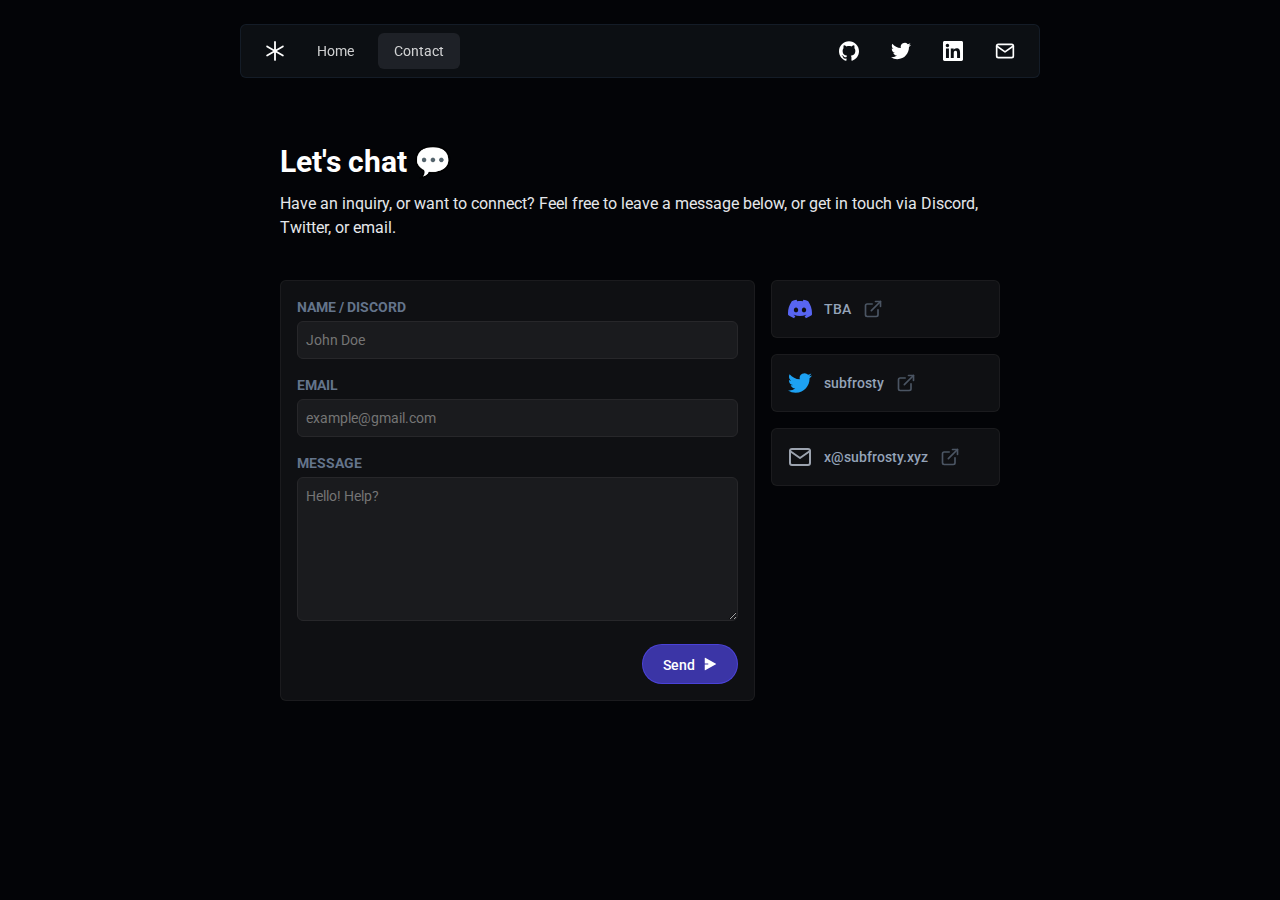
<file: contact.html>
<!DOCTYPE html>
<html lang="en">
<head>
    <meta charset="UTF-8">
    <meta http-equiv="X-UA-Compatible" content="IE=edge">
    <meta name="viewport" content="width=device-width, initial-scale=1.0">
    <link rel="stylesheet" href="style.css">
    <title>Subfrosty</title>
</head>
<body>
    <div class="main-container">
        <div class="nav-container">
            <div class="nav-options">
                <div class="snowflake-container not-active-hover">
                    <svg class="snowflake" xmlns="http://www.w3.org/2000/svg" fill="white" height="1.25rem" width="1.25rem" viewBox="0 0 330 330">
                        <g>
                            <path d="M302.403,227.01L194.999,165l107.404-62.01c7.174-4.142,9.632-13.316,5.49-20.49  c-4.142-7.174-13.316-9.633-20.49-5.49l-107.408,62.012V15c0-8.284-6.716-15-15-15s-15,6.716-15,15v124.017L42.597,77.01  c-7.175-4.144-16.349-1.685-20.49,5.49c-4.142,7.174-1.684,16.348,5.49,20.49L135.001,165L27.597,227.01  c-7.174,4.142-9.632,13.316-5.49,20.49c2.778,4.813,7.82,7.502,13.004,7.502c2.545,0,5.124-0.648,7.486-2.012l107.398-62.007V315  c0,8.284,6.716,15,15,15s15-6.716,15-15V190.978l107.408,62.012c2.362,1.364,4.941,2.012,7.486,2.012  c5.184,0,10.227-2.69,13.004-7.502C312.036,240.326,309.578,231.152,302.403,227.01z"></path>
                        </g>
                    </svg>
                </div>
                <a href="index.html" class=" s-option not-active-hover">Home</a>
                <a href="contact.html" class="nav-active s-option ">Contact</a>
            </div>
            <div class="nav-socials">
                <div class="s-icon-container not-active-hover nb-github" style="display: inline;">
                    <a target="_blank" rel="noreferrer" href="https://github.com/subfrosty">
                        <svg class="social-icon" stroke="white" fill="white" stroke-width="0" role="img" viewBox="0 0 24 24"  height="1em" width="1em" xmlns="http://www.w3.org/2000/svg">
                            <title></title>
                            <path d="M12 .297c-6.63 0-12 5.373-12 12 0 5.303 3.438 9.8 8.205 11.385.6.113.82-.258.82-.577 0-.285-.01-1.04-.015-2.04-3.338.724-4.042-1.61-4.042-1.61C4.422 18.07 3.633 17.7 3.633 17.7c-1.087-.744.084-.729.084-.729 1.205.084 1.838 1.236 1.838 1.236 1.07 1.835 2.809 1.305 3.495.998.108-.776.417-1.305.76-1.605-2.665-.3-5.466-1.332-5.466-5.93 0-1.31.465-2.38 1.235-3.22-.135-.303-.54-1.523.105-3.176 0 0 1.005-.322 3.3 1.23.96-.267 1.98-.399 3-.405 1.02.006 2.04.138 3 .405 2.28-1.552 3.285-1.23 3.285-1.23.645 1.653.24 2.873.12 3.176.765.84 1.23 1.91 1.23 3.22 0 4.61-2.805 5.625-5.475 5.92.42.36.81 1.096.81 2.22 0 1.606-.015 2.896-.015 3.286 0 .315.21.69.825.57C20.565 22.092 24 17.592 24 12.297c0-6.627-5.373-12-12-12"></path>
                        </svg>
                    </a>
                </div>

                <div class="s-icon-container not-active-hover nb-twitter" style="display: inline;">
                    <a target="_blank" rel="noreferrer" href="https://github.com/subfrosty">
                        <svg class="social-icon" stroke="white" fill="white" stroke-width="0" role="img" viewBox="0 0 24 24"  height="1em" width="1em" xmlns="http://www.w3.org/2000/svg">
                            <title></title>
                            <path d="M23.953 4.57a10 10 0 01-2.825.775 4.958 4.958 0 002.163-2.723c-.951.555-2.005.959-3.127 1.184a4.92 4.92 0 00-8.384 4.482C7.69 8.095 4.067 6.13 1.64 3.162a4.822 4.822 0 00-.666 2.475c0 1.71.87 3.213 2.188 4.096a4.904 4.904 0 01-2.228-.616v.06a4.923 4.923 0 003.946 4.827 4.996 4.996 0 01-2.212.085 4.936 4.936 0 004.604 3.417 9.867 9.867 0 01-6.102 2.105c-.39 0-.779-.023-1.17-.067a13.995 13.995 0 007.557 2.209c9.053 0 13.998-7.496 13.998-13.985 0-.21 0-.42-.015-.63A9.935 9.935 0 0024 4.59z"></path>
                        </svg>
                    </a>
                </div>

                <div class="s-icon-container not-active-hover nb-linkedin" style="display: inline;">
                    <a target="_blank" rel="noreferrer" href="https://github.com/subfrosty">
                        <svg class="social-icon" stroke="white" fill="white" stroke-width="0" role="img" viewBox="0 0 24 24"  height="1em" width="1em" xmlns="http://www.w3.org/2000/svg">
                            <title></title>
                            <path d="M20.447 20.452h-3.554v-5.569c0-1.328-.027-3.037-1.852-3.037-1.853 0-2.136 1.445-2.136 2.939v5.667H9.351V9h3.414v1.561h.046c.477-.9 1.637-1.85 3.37-1.85 3.601 0 4.267 2.37 4.267 5.455v6.286zM5.337 7.433c-1.144 0-2.063-.926-2.063-2.065 0-1.138.92-2.063 2.063-2.063 1.14 0 2.064.925 2.064 2.063 0 1.139-.925 2.065-2.064 2.065zm1.782 13.019H3.555V9h3.564v11.452zM22.225 0H1.771C.792 0 0 .774 0 1.729v20.542C0 23.227.792 24 1.771 24h20.451C23.2 24 24 23.227 24 22.271V1.729C24 .774 23.2 0 22.222 0h.003z"></path>
                        </svg>
                    </a>
                </div>

                <div class="s-icon-container not-active-hover nb-mailto" style="display: inline;">
                    <a target="_blank" rel="noreferrer" href="https://github.com/subfrosty">
                        <svg class="social-icon" stroke="white" fill="none" stroke-width="2" viewBox="0 0 24 24" stroke-linecap="round" stroke-linejoin="round"  height="1em" width="1em" xmlns="http://www.w3.org/2000/svg">
                            <path d="M4 4h16c1.1 0 2 .9 2 2v12c0 1.1-.9 2-2 2H4c-1.1 0-2-.9-2-2V6c0-1.1.9-2 2-2z"></path>
                            <polyline points="22,6 12,13 2,6"></polyline>
                        </svg>
                    </a>
                </div>
            </div>
        </div>

        <div class="body-container">
            <div class="innerbody-contact-container">
                <h1 class="contact-title">Let's chat 💬</h1>
                <p class="contact-para">Have an inquiry, or want to connect? Feel free to leave a message below, or get in touch via Discord, Twitter, or email.</p>

                <div class="contact-grid-container">
                    <div class="contact-form">
                        <h2 class="field-label">NAME / DISCORD</h2>
                        <input class="sm-input" placeholder="John Doe" type="text">
                        <h2 class="field-label">EMAIL</h2>
                        <input class="sm-input" placeholder="example@gmail.com" type="text">
                        <h2 class="field-label">MESSAGE</h2>
                        <textarea class="bg-input" placeholder="Hello! Help?"></textarea>
                        <div class="submit-bar">
                            <p class="contact-para"></p>
                            <button class="submitbutton">
                                <span class="sendbutton-text">Send</span>
                                <svg stroke="currentColor" fill="currentColor" stroke-width="0" viewBox="0 0 24 24" class="submit-button-icon" height="1em" width="1em" xmlns="http://www.w3.org/2000/svg"><g><path fill="none" d="M0 0h24v24H0z"></path><path d="M3 13h6v-2H3V1.846a.5.5 0 0 1 .741-.438l18.462 10.154a.5.5 0 0 1 0 .876L3.741 22.592A.5.5 0 0 1 3 22.154V13z"></path></g></svg>
                            </button>
                        </div>
                    </div>
                    <div class="social-list-container">
                        <a href="#">
                            <a class="discord-social contact-option">
                                <svg stroke="currentColor" fill="currentColor" stroke-width="0" role="img" viewBox="0 0 24 24" class="discord-social-icon contact-option-icon" height="1em" width="1em" xmlns="http://www.w3.org/2000/svg"><title></title><path d="M20.317 4.3698a19.7913 19.7913 0 00-4.8851-1.5152.0741.0741 0 00-.0785.0371c-.211.3753-.4447.8648-.6083 1.2495-1.8447-.2762-3.68-.2762-5.4868 0-.1636-.3933-.4058-.8742-.6177-1.2495a.077.077 0 00-.0785-.037 19.7363 19.7363 0 00-4.8852 1.515.0699.0699 0 00-.0321.0277C.5334 9.0458-.319 13.5799.0992 18.0578a.0824.0824 0 00.0312.0561c2.0528 1.5076 4.0413 2.4228 5.9929 3.0294a.0777.0777 0 00.0842-.0276c.4616-.6304.8731-1.2952 1.226-1.9942a.076.076 0 00-.0416-.1057c-.6528-.2476-1.2743-.5495-1.8722-.8923a.077.077 0 01-.0076-.1277c.1258-.0943.2517-.1923.3718-.2914a.0743.0743 0 01.0776-.0105c3.9278 1.7933 8.18 1.7933 12.0614 0a.0739.0739 0 01.0785.0095c.1202.099.246.1981.3728.2924a.077.077 0 01-.0066.1276 12.2986 12.2986 0 01-1.873.8914.0766.0766 0 00-.0407.1067c.3604.698.7719 1.3628 1.225 1.9932a.076.076 0 00.0842.0286c1.961-.6067 3.9495-1.5219 6.0023-3.0294a.077.077 0 00.0313-.0552c.5004-5.177-.8382-9.6739-3.5485-13.6604a.061.061 0 00-.0312-.0286zM8.02 15.3312c-1.1825 0-2.1569-1.0857-2.1569-2.419 0-1.3332.9555-2.4189 2.157-2.4189 1.2108 0 2.1757 1.0952 2.1568 2.419 0 1.3332-.9555 2.4189-2.1569 2.4189zm7.9748 0c-1.1825 0-2.1569-1.0857-2.1569-2.419 0-1.3332.9554-2.4189 2.1569-2.4189 1.2108 0 2.1757 1.0952 2.1568 2.419 0 1.3332-.946 2.4189-2.1568 2.4189Z"></path></svg>
                                <h2 class="contact-option-text">TBA</h2>
                                <svg stroke="currentColor" fill="none" stroke-width="2" viewBox="0 0 24 24" stroke-linecap="round" stroke-linejoin="round" class="external-icon" height="1em" width="1em" xmlns="http://www.w3.org/2000/svg"><path d="M18 13v6a2 2 0 0 1-2 2H5a2 2 0 0 1-2-2V8a2 2 0 0 1 2-2h6"></path><polyline points="15 3 21 3 21 9"></polyline><line x1="10" y1="14" x2="21" y2="3"></line></svg>
                            </a>
                        </a>
                        <a href="#">
                            <a class="twitter-social contact-option">
                                <svg stroke="currentColor" fill="currentColor" stroke-width="0" role="img" viewBox="0 0 24 24" class="twitter-social-icon contact-option-icon" height="1em" width="1em" xmlns="http://www.w3.org/2000/svg"><title></title><path d="M23.953 4.57a10 10 0 01-2.825.775 4.958 4.958 0 002.163-2.723c-.951.555-2.005.959-3.127 1.184a4.92 4.92 0 00-8.384 4.482C7.69 8.095 4.067 6.13 1.64 3.162a4.822 4.822 0 00-.666 2.475c0 1.71.87 3.213 2.188 4.096a4.904 4.904 0 01-2.228-.616v.06a4.923 4.923 0 003.946 4.827 4.996 4.996 0 01-2.212.085 4.936 4.936 0 004.604 3.417 9.867 9.867 0 01-6.102 2.105c-.39 0-.779-.023-1.17-.067a13.995 13.995 0 007.557 2.209c9.053 0 13.998-7.496 13.998-13.985 0-.21 0-.42-.015-.63A9.935 9.935 0 0024 4.59z"></path></svg>
                                <h2 class="contact-option-text">subfrosty</h2>
                                <svg stroke="currentColor" fill="none" stroke-width="2" viewBox="0 0 24 24" stroke-linecap="round" stroke-linejoin="round" class="external-icon" height="1em" width="1em" xmlns="http://www.w3.org/2000/svg"><path d="M18 13v6a2 2 0 0 1-2 2H5a2 2 0 0 1-2-2V8a2 2 0 0 1 2-2h6"></path><polyline points="15 3 21 3 21 9"></polyline><line x1="10" y1="14" x2="21" y2="3"></line></svg>
                            </a>
                        </a>
                        <a href="#">
                            <a class="mail-social contact-option">
                                <svg stroke="currentColor" fill="none" stroke-width="2" viewBox="0 0 24 24" stroke-linecap="round" stroke-linejoin="round" class="mail-social-icon contact-option-icon" height="1em" width="1em" xmlns="http://www.w3.org/2000/svg"><path d="M4 4h16c1.1 0 2 .9 2 2v12c0 1.1-.9 2-2 2H4c-1.1 0-2-.9-2-2V6c0-1.1.9-2 2-2z"></path><polyline points="22,6 12,13 2,6"></polyline></svg>
                                <h2 class="contact-option-text">x@subfrosty.xyz</h2>
                                <svg stroke="currentColor" fill="none" stroke-width="2" viewBox="0 0 24 24" stroke-linecap="round" stroke-linejoin="round" class="external-icon" height="1em" width="1em" xmlns="http://www.w3.org/2000/svg"><path d="M18 13v6a2 2 0 0 1-2 2H5a2 2 0 0 1-2-2V8a2 2 0 0 1 2-2h6"></path><polyline points="15 3 21 3 21 9"></polyline><line x1="10" y1="14" x2="21" y2="3"></line></svg>
                            </a>
                        </a>
                    </div>
                </div>
            </div>
        </div>
    </div>

    
</body>
</html>
</file>
<file: style.css>
@import "https://fonts.googleapis.com/css2?family=Roboto:wght@100;200;300;400;500;600;700&display=swap";

* {
    box-sizing: border-box;
    margin: 0;
}

*, :after, :before {
    border: 0 solid #e5e7eb;
}

blockquote, dd, dl, figure, h1, h2, h3, h4, h5, h6, hr, p, pre {
    margin: 0;
}

h1, h2, h3, h4, h5, h6 {
    font-size: inherit;
    font-weight: inhreit;
}

button,
input,
optgroup,
select,
textarea {
    font-family:inherit;
    font-size:100%;
    font-weight:inherit;
    line-height:inherit;
    color:inherit;
    margin:0;
    padding:0
}

html {
    -webkit-text-size-adjust: 100%;
    padding: 0;
    margin: 0;
    background: #030407;
    font-family: Roboto, sans-serif;
}

body {
    line-height: inherit;
    margin: 0;
}

html {
    line-height: 1.5;
    tab-size: 4;
}

a {
    color: inherit;
    text-decoration: none;
}

.main-container {
    display: flex;
    flex-direction: row;
    width: 100%;
    min-height: 100vh;
    height: 100%;
    
    justify-content: center;
    color: rgb(255 255 255/1);
}

.nav-container {
    display: flex;

    background-color: rgba(18,24,29,.6);

    width: 50rem;
    margin-top: 1.5rem;
    padding: .5rem 1rem;

    border-color: rgba(30,41,59,.5);
    border-width: 1px;
    border-radius: .375rem;
    justify-content: space-between;
    align-items: center;

    z-index: 999;
    position: fixed;

}

.nav-options {
    gap: .5rem;
    justify-content: space-between;
    align-items: center;
    flex-direction: row;
    display: flex;
}

.s-option {
    font-size: .875rem;
    line-height: 1.25rem;

    padding-top: .5rem;
    padding-bottom: .5rem;
    padding-left: 1rem;
    padding-right: 1rem;

    border-radius: .375rem;
    cursor: pointer;

    color: hsla(0,0%,100%,.8);
    
}

.nav-active {
    background-color: rgba(200,200,220,.1);
}

.snowflake-container {
    padding: .5rem;
    display: flex;
    align-items: center;
    cursor: pointer;
    border-radius: .375rem;
    background-color: transparent;
}

.s-icon-container {
    padding: .5rem;
    display: flex;
    align-items: center;
    cursor: pointer;
    border-radius: .375rem;
}

.not-active-hover:hover {
    background-color: rgb(23, 26, 31);
}

.nav-socials {
    display: flex;
    gap: 1rem;
    justify-content: center;
    align-items: center;
    flex-direction: row;
}



.social-icon {
    cursor: pointer;
    width: 1.25rem;
    height: 1.25rem;
    display: block;
}

.body-container {
    width: 45rem;
}

.innerbody-container {
    opacity: 1;
    transform: none;
    margin-top: 6rem;
    width: 100%;
}

.innerbody-contact-container {
    opacity: 1;
    transform: none;
    margin-top: 9rem;
    width: 100%;
}

.innerbody-container p {
    color: rgb(209 213 219/1);
}

.header-title {
    font-size: 3rem;
    line-height: 1;
    font-weight: 700;
    margin-bottom: 1rem;
    margin-top: 9rem;
}

.contact-title {
    font-weight: 700;
    font-size: 1.875rem;
    line-height: 2.25rem;
    margin-top: 2rem;
    margin-bottom: .75rem;
}

.intro-para {
    letter-spacing: .025em;
    line-height: 1.5rem;
    margin-bottom: 3rem;
}

.contact-para {
    color: rgb(229 231 235/1);
    line-height: 1.5rem;
    margin-bottom: 2.5rem;
}

.subsection-headings {
    font-weight: 500;
    font-size: 1.875rem;
    line-height: 2.25rem;
    margin-bottom: 1rem;
}

.subsection-text {
    letter-spacing: .025em;
    line-height: 1.5rem;
    font-weight: 300;
    margin-bottom: 1.5rem;
}

.skill-grid {
    background-color: rgba(0,0,0,.1);
    padding: .25rem;
    border-color: rgb(30 41 59/1);
    border-width: 1px;
    border-radius: .375rem;

    display: flex;
    justify-content: center;
    flex-wrap: wrap;
    flex-direction: row;
    width: 100%;
    margin-bottom: 3rem;
}

.skill-container {
    display: flex;
    padding: .5rem;
    transition: transform 0.25s;
}

.skill-icon {
    display: block;
    width: 1.5rem;
    height: 1.5rem;
}

.skill-container:hover {
   transform: translateY(-.25rem);
}

.bold {
    font-weight: 700;
}

.github-link {
    font-weight: 700;
    color: rgb(139 92 246/1);
    cursor: pointer;
}

.github-link:hover {
    text-decoration: underline;
}

.project-grid {
    display: grid;
    grid-template-rows: repeat(1, minmax(0, 1fr));
    grid-template-columns: repeat(2, minmax(0, 1fr));
    gap: .5rem;
    width: 100%;
    margin-bottom: 3rem;
    
}

.project-card {
    display: flex;
    flex-direction: column;

    background-color: rgba(0,0,0,.1);
    border-color: rgb(30 41 59/1);
    border-width: 1px;
    border-radius: .375rem;
    padding: 1rem;
    height: 9rem;
    
    cursor: pointer;
}

.project-card:hover {
    border-color: rgb(71, 85, 105);
}

.project-title {
    font-weight: 600;
    margin-bottom: .25rem;
    font-size: inherit;
    color: rgb(255 255 255/1);
}

.project-desc {
    color: rgba(243,244,246,.7);
    font-size: .875rem;
    line-height: 1.25rem;
}

.project-stats {
    display: flex;
    flex-direction: row;

    color: rgb(209 213 219/1);
    font-size: .875rem;
    line-height: 1.25rem;
    gap: 1rem;
    margin-top: auto;
}

.project-language {
    display: flex;
    flex-direction: row;
    align-items: center;
}

.language-colour {
    border-radius: 9999px;
    width: .75rem;
    height: .75rem;
    margin-right: .25rem;

}

.project-stars {
    display: flex;
    flex-direction: row;
    justify-content: center;
    align-items: center;
}

.project-forks {
    display: flex;
    flex-direction: row;
    justify-content: center;
    align-items: center;
}

.star-icon {
    width: 1rem;
    height: 1rem;
    margin-right: .25rem;
    display: block;
}

.contact-grid-container {
    display: grid;
    grid-template-columns: repeat(3, minmax(0, 1fr));
    gap: 1rem;
    margin-bottom: 5rem;
}

.contact-form {
    background-color: hsla(0,0%,100%,.05);
    grid-column: span 2/span 2;
    grid-row: span 3/ span 3;
    padding: 1rem;
    border-color: rgba(39,39,42,.5);
    border-width: 1px;
    border-radius: .375rem;
}

.field-label {
    color: rgb(100 116 139/1);
    font-weight: 700;
    font-size: .875rem;
    line-height: 1.25rem;
    margin-bottom: .25rem;
}

.sm-input {
    background-color: rgba(226,232,240,.05);
    font-size: .875rem;
    line-height: 1.25rem;
    padding: .5rem;
    border-radius: .375rem;
    width: 100%;
    margin-bottom: 1rem;
    border-width: 1px;
    border-color: rgba(39,39,42);

}

.bg-input {
    background-color: rgba(226,232,240,.05);
    font-size: .875rem;
    line-height: 1.25rem;
    padding: .5rem;
    width: 100%;
    height: 9rem;
    resize: vertical;
    min-height: 9rem;
    border-radius: .375rem;
    border-width: 1px;
    border-color: rgba(39,39,42);
    margin-bottom: 1rem;
}

.submit-bar {
    display: flex;
    flex-direction: row;
    align-items: center;
    justify-content: space-between;
    width: 100%;
}

.submitbutton {
    display: flex;
    justify-content: center;
    align-items: center;

    flex-direction: row;

    cursor: pointer;

    background-color: rgba(79,70,229,.7);
    border-color: rgba(79,70,229,.8);
    border-width: 1px;
    border-radius: 9999px;
    font-weight: 500;
    font-size: .875rem;
    line-height: 1.25rem;
    padding: .5rem 1.25rem;
    text-transform: none;
}

.sendbutton-text {
    margin-top: 2px;
}

.submit-button-icon {
    margin-left: .5rem;
    display: block;
}

.social-list-container {
    grid-row: auto;
}

.contact-option {
    display: flex;
    align-items: center;
    justify-content: flex-start;
    flex-direction: row;
    cursor: pointer;
    
    margin-bottom: 1rem;

    background-color: hsla(0,0%,100%,.05);
    padding: 1rem;

    border-color: rgba(39,39,42,.5);
    border-width: 1px;
    border-radius: .375rem;

    transition: transform 0.25s, border-color 0.25s, box-shadow 0.25s;
    
}

.contact-option-icon {
    width: 1.5rem;
    height: 1.5rem;
    display: block;
}

.contact-option-text {
    color: rgb(148 163 184/1);
    font-weight: 500;
    font-size: .875rem;
    line-height: 1.25rem;
    margin: 0 .75rem;

}

.external-icon {
    color: rgb(75 85 99/1);
    width: 1.25rem;
    height: 1.25rem;
    display: block;
}

.discord-social:hover {
    border-color: rgb(88 101 242/1);
    transform: scale(1.025);
    box-shadow: 0px 0px 25px 5px rgba(88,101,242,0.25);
}

.twitter-social:hover {
    border-color: rgb(29 161 242/1);
    transform: scale(1.025);
    box-shadow: 0px 0px 25px 5px rgba(29, 161, 242,0.25);
}

.mail-social:hover {
    border-color: rgb(156 163 175/1);
    transform: scale(1.025);
    box-shadow: 0px 0px 25px 5px rgba(156, 163, 175,0.25);
}

.discord-social-icon {
    color: rgb(88 101 242/1);
}

.twitter-social-icon {
    color: rgb(29 161 242/1);
}

.mail-social-icon {
    color: rgb(156 163 175/1);
}
</file>
